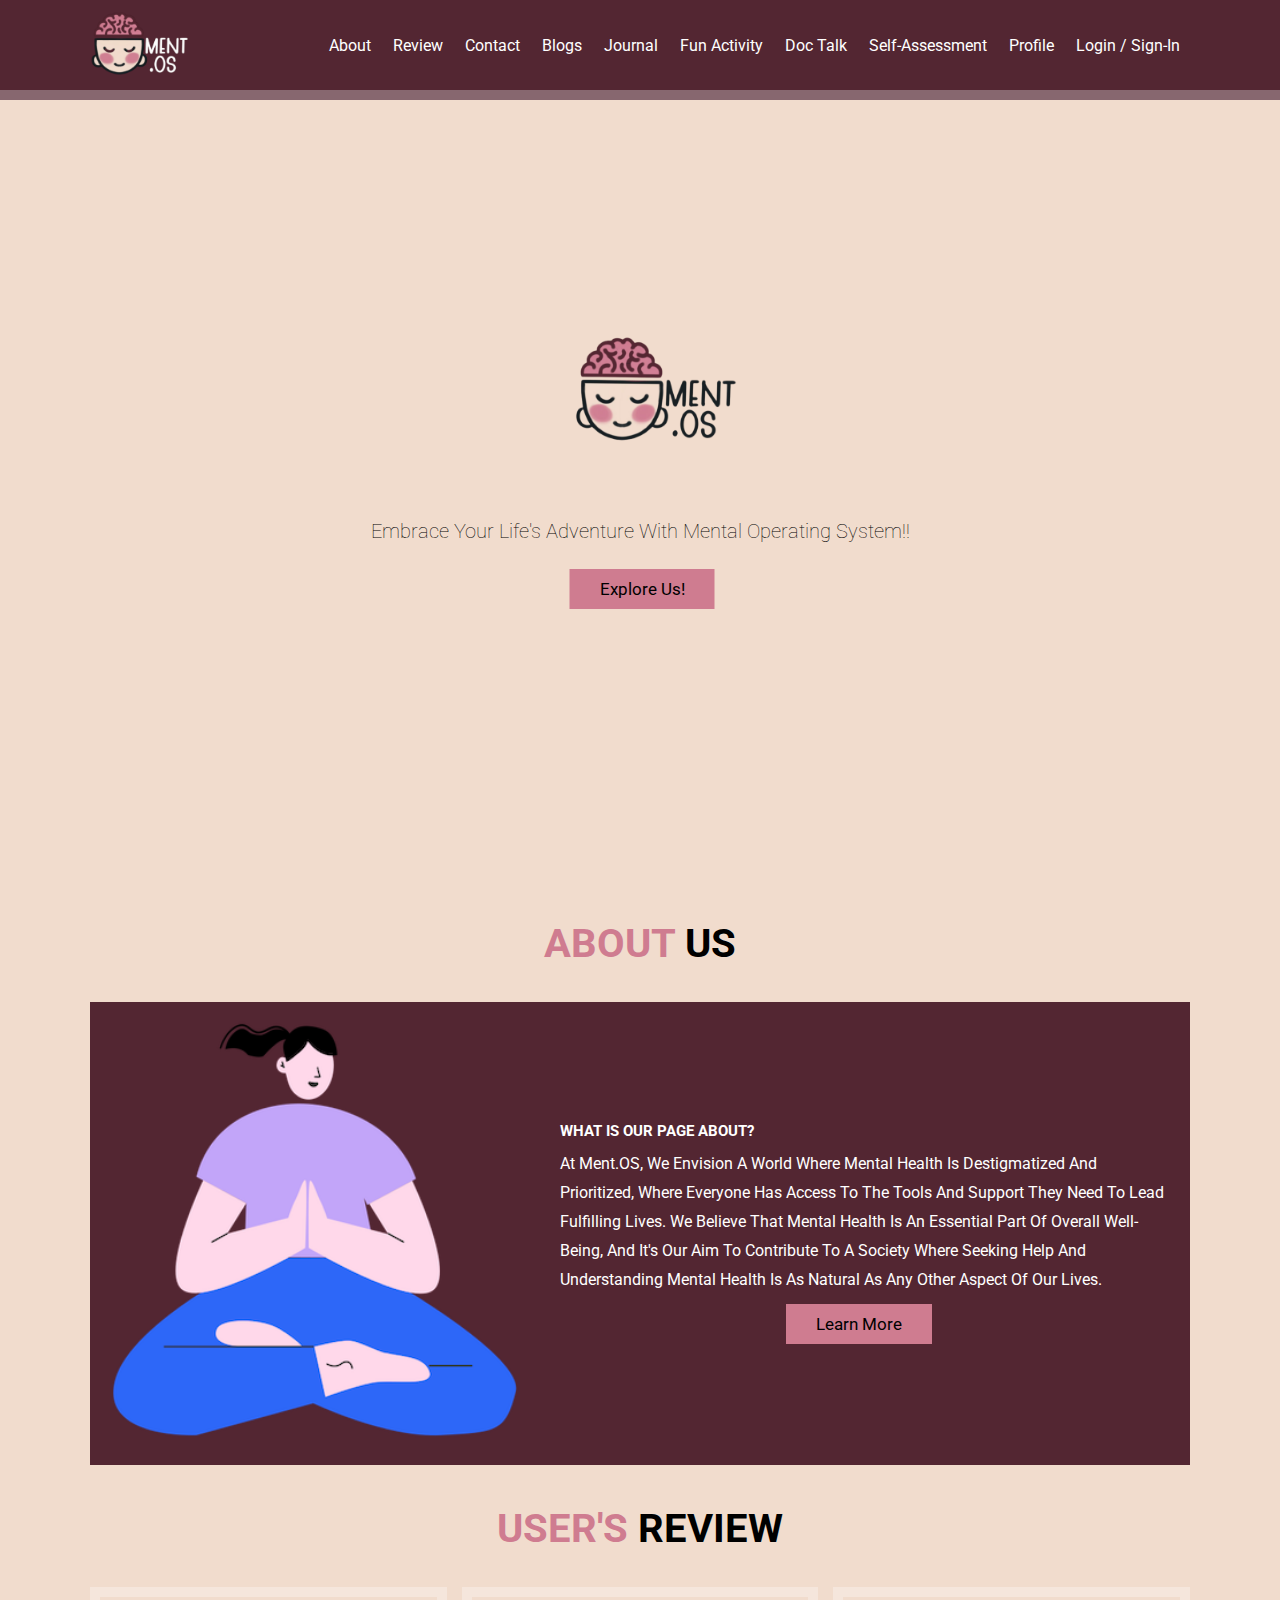
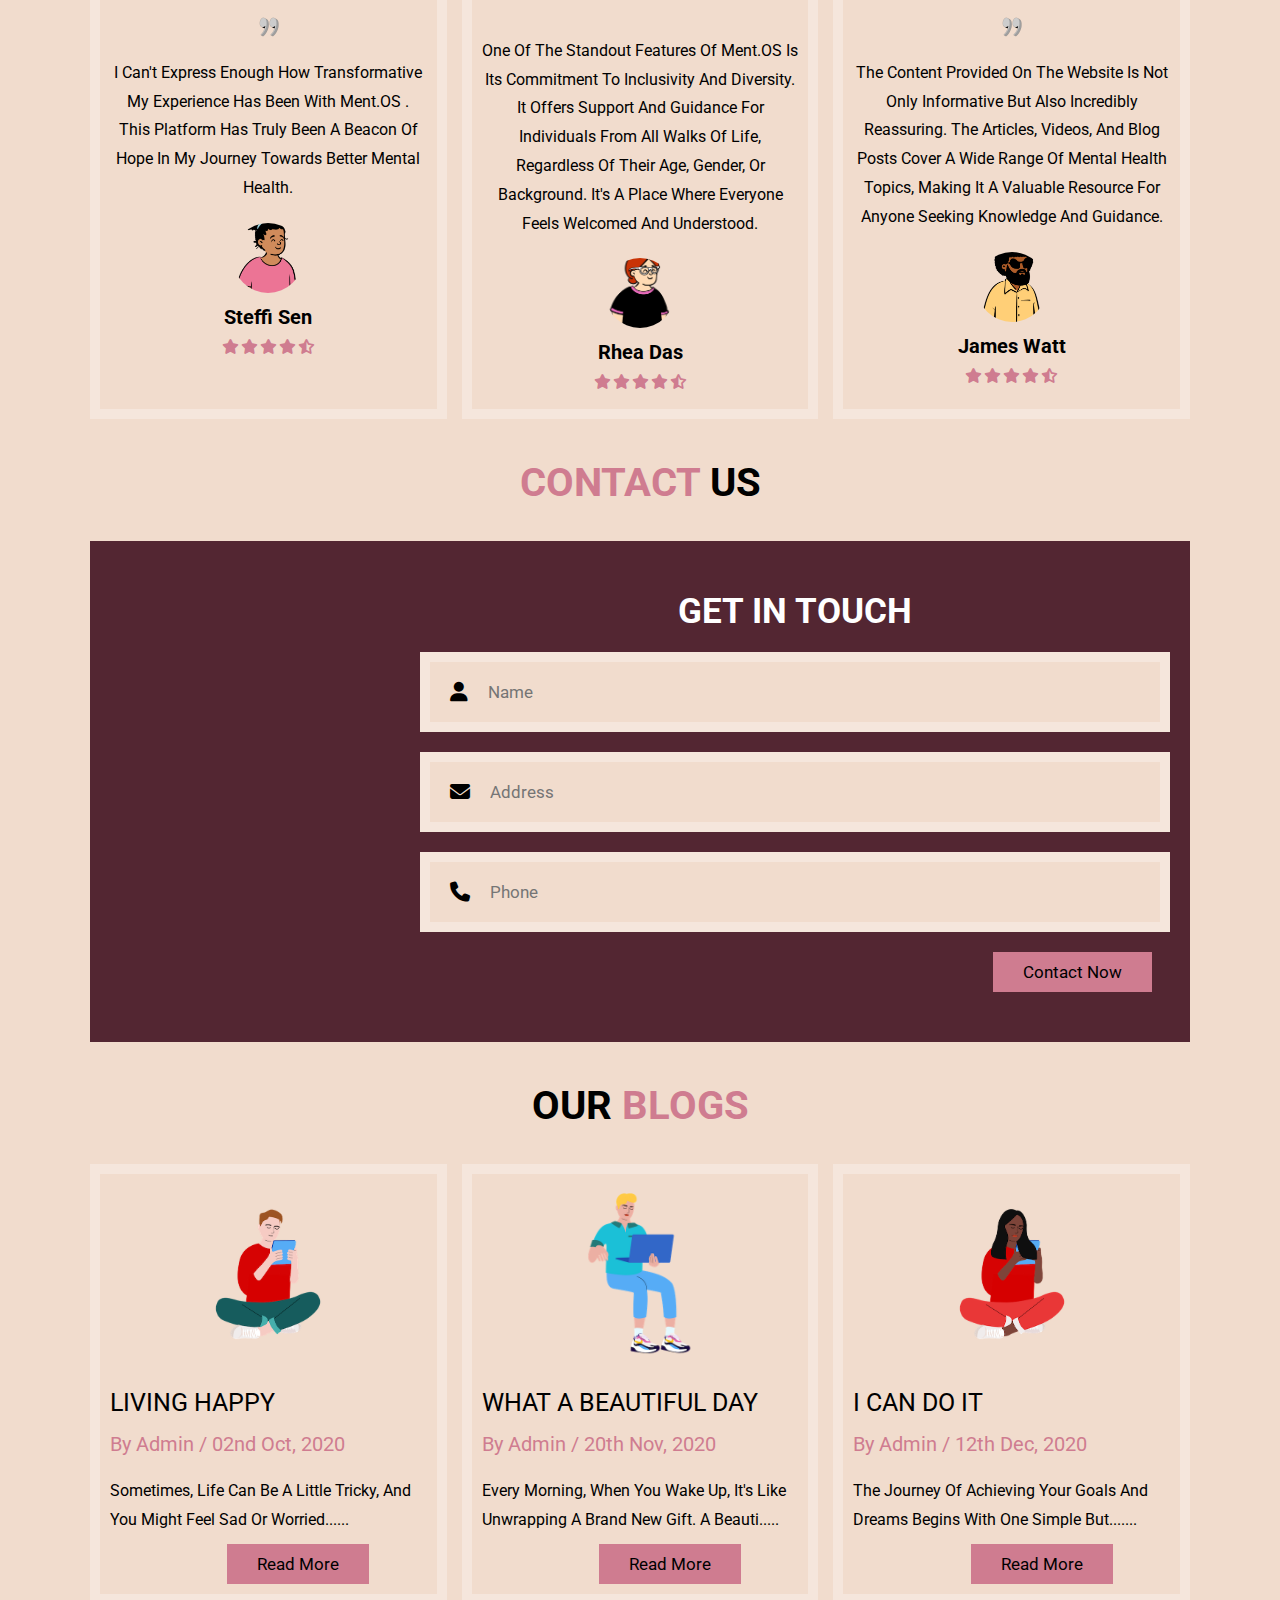
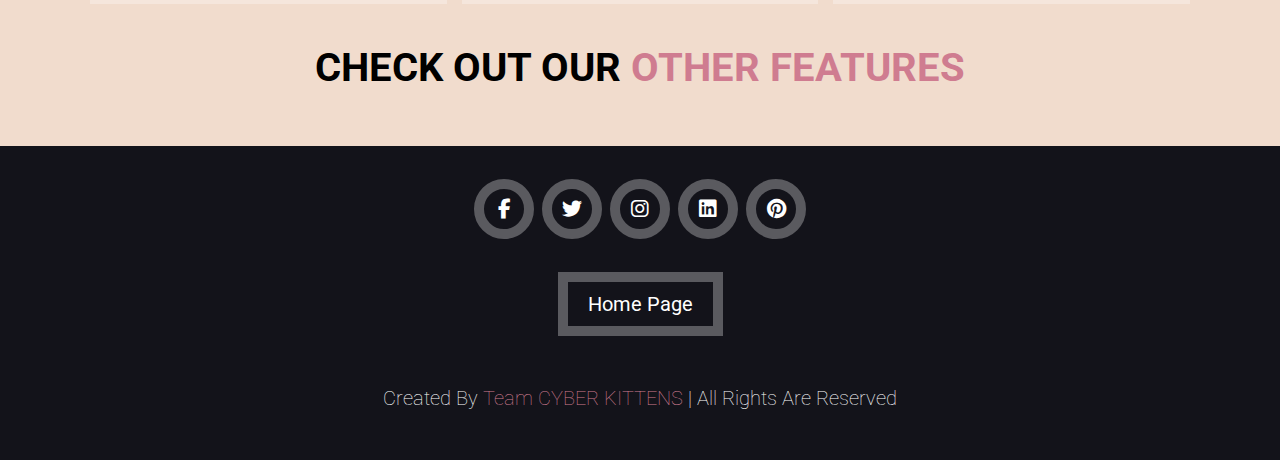
<file: mentos_sih2023/index.html>
<!DOCTYPE html>
<html lang="en">
    <head>
        <meta charset="UTF-8">
        <meta http-equiv="X-UA-Compatible" content="IE-edge">
        <meta name="viewport" content="width=device-width, initial-scale=1.0">
        <title>Home Page</title>
        <link rel="stylesheet" href="https://cdnjs.cloudflare.com/ajax/libs/font-awesome/6.4.2/css/all.min.css">
        <link rel="stylesheet" href="Final SIH\Css\Final Index.css">
    </head> 
    <body>
        <header class="header">
            <a href="index.html" class="logo">
                <img src="Final SIH\Images\4.png"alt="">
            </a>
           <nav class="navbar">
            <a href="#about">about</a> 
            <a href="#review">review</a> 
            <a href="#contact">contact</a> 
            <a href="#blogs">Blogs</a> 
            <a href="Final SIH\Html\Final Journal.html">Journal</a> 
            <a href="Final SIH\Html\Final Activitys.html">fun activity</a> 
            <a href="Final SIH\Html\Final Doc-Talk.html">doc talk</a> 
            <a href="Final SIH\Html\Final Survey.html">Self-Assessment</a>
            <a href="Final SIH\Html\Final profile.html">Profile</a>
            <a href="Final SIH\Html\Final Sign-up.html">Login / Sign-In</a>
           </nav>
        </header>
        <section class="home" id="home">
            <div class="content">
                <a href="index.html" class="logo">
                    <img src="Final SIH/Images/logohogaya.png"alt="">
                </a>
                <p>Embrace your life's adventure with Mental Operating System!!</p>
                <a href="#" class="btn">Explore Us!</a>
            </div>
        </section>

        <section class="about" id="about">
            <h1 class="heading"><span>ABOUT </span> US</h1>
            <div class="row">
                <div class="image">
                    <img src ="Final SIH/Images/meditate.png" alt="">
                </div>
                <div class="content">
                    <h2>WHAT IS OUR PAGE ABOUT?</h2>
                    <p>At Ment.OS, we envision a world where mental health is destigmatized and prioritized, where everyone has access to the tools and support they need to lead fulfilling lives. We believe that mental health is an essential part of overall well-being, and it's our aim to contribute to a society where seeking help and understanding mental health is as natural as any other aspect of our lives.</p>
                    <a href="#" class="btn">Learn More</a>
                </div>
            </div>
    
        </section>
        <section class="review" id="review">
            <h1 class="heading"><span>User's</span> Review</h1>
            <div class="box-container">
                <div class="box">
                    <img src="Final SIH/Images/trytrytrytry.png"alt="" class="qoutes">
                    <p> I can't express enough how transformative my experience has been with Ment.OS . This platform has truly been a beacon of hope in my journey towards better mental health.</p>
                    <img src="Final SIH/Images/review1.png" alt="" class="user">
                    <h3>Steffi Sen</h3>
                    <div class="stars">
                        <i class="fas fa-star"></i>
                        <i class="fas fa-star"></i>
                        <i class="fas fa-star"></i>
                        <i class="fas fa-star"></i>
                        <i class="fas fa-star-half-alt"></i>
                    </div>
                </div>
                <div class="box">
                    <p> One of the standout features of Ment.OS is its commitment to inclusivity and diversity. It offers support and guidance for individuals from all walks of life, regardless of their age, gender, or background. It's a place where everyone feels welcomed and understood.</p>
                    <img src="Final SIH/Images/review2.png" alt=""class="user">
                    <h3>Rhea Das</h3>
                    <div class="stars">
                        <i class="fas fa-star"></i>
                        <i class="fas fa-star"></i>
                        <i class="fas fa-star"></i>
                        <i class="fas fa-star"></i>
                        <i class="fas fa-star-half-alt"></i>
                    </div>
                </div>
                <div class="box">
                    <img src="Final SIH/Images/trytrytrytry.png"alt="" class="qoutes">
                    <p> The content provided on the website is not only informative but also incredibly reassuring. The articles, videos, and blog posts cover a wide range of mental health topics, making it a valuable resource for anyone seeking knowledge and guidance.</p>
                    <img src="Final SIH/Images/review3.png" alt=""class="user">
                    <h3>James Watt</h3>
                    <div class="stars">
                        <i class="fas fa-star"></i>
                        <i class="fas fa-star"></i>
                        <i class="fas fa-star"></i>
                        <i class="fas fa-star"></i>
                        <i class="fas fa-star-half-alt"></i>
                    </div>
                </div>
            </div>
        </section>
        <section class="contact" id="contact">
                    <h1 class="heading"><span>CONTACT </span> US</h1>
                    <div class="row">
                        <iframe src="https://www.google.com/maps/embed?pb=!1m18!1m12!1m3!1d30169.677074794537!2d72.80905460950864!3d19.054518471872772!2m3!1f0!2f0!3f0!3m2!1i1024!2i768!4f13.1!3m3!1m2!1s0x3be7c8e123f8d27b%3A0x437996b49a236a78!2sBandra%20West%2C%20Mumbai%2C%20Maharashtra!5e0!3m2!1sen!2sin!4v1694089305110!5m2!1sen!2sin" allowfullscreen="" loading="lazy"></iframe>
                        <form action="">
                            <h4>Get in Touch</h4>
                            <div class="inputBox">
                                <span class="fas fa-user"></span>
                                <input type="text" placeholder="Name">
                            </div>

                            <div class="inputBox">
                                <span class="fas fa-envelope"></span>
                                <input type="Address" placeholder="Address">
                            </div>

                            <div class="inputBox">
                                <span class="fas fa-phone"></span>
                                <input type="tel" placeholder="Phone">
                            </div>

                            <input type="submit" value="Contact Now" class="btn"></div>
                        </form>
                    </div>
        </section>

        <section class="blogs" id="blogs">
            <h1 class="heading">OUR <span> BLOGS</span></h1>
            <div class="box-container">
                <div class="box">
                    <div class="image">
                        <img src="Final SIH/Images/blog1.png" alt="">
                    </div>
                    <div class="content">
                        <a href="#" class="title">LIVING HAPPY</a>
                       <br><span> by admin / 02nd Oct, 2020</span><br>
                        <p>Sometimes, life can be a little tricky, and you might feel sad or worried......</p>
                        <a href="Final SIH/Html/Final Blogs.html" class="btn">Read More</a>
                    </div>
                </div>

                <div class="box">
                    <div class="image">
                        <img src="Final SIH/Images/blog2.png" alt="">
                    </div>
                    <div class="content">
                        <a href="#" class="title">WHAT A BEAUTIFUL DAY</a>
                        <br><span> By admin / 20th Nov, 2020</span><br>
                        <p>Every morning, when you wake up, it's like unwrapping a brand new gift. A beauti.....</p>
                        <a href="Final SIH/Html/Final Blogs.html" class="btn">Read More</a>
                    </div>
                </div>

                <div class="box">
                    <div class="image">
                        <img src="Final SIH/Images/blog3.png" alt="">
                    </div>
                    <div class="content">
                        <a href="#" class="title">I CAN DO IT</a>
                        <br><span> by admin / 12th Dec, 2020</span><br>
                        <p>The journey of achieving your goals and dreams begins with one simple but.......</p>
                        <a href="Final SIH/Html/Final Blogs.html" class="btn">Read More</a>
                    </div>
                </div>
            </div>
        </section>
        <section class="Fun Activity" class="Doc talk" class="Quiz time">
            <h1 class="heading">CHECK OUT OUR<span> OTHER FEATURES</span></h1>
            <div class></div>
        </section>

    <section class="footer">
        <div class="share">
            <a href="'#" class="fab fa-facebook-f"></a>
            <a href="'#" class="fab fa-twitter"></a>
            <a href="'#" class="fab fa-instagram"></a>
            <a href="'#" class="fab fa-linkedin"></a>
            <a href="'#" class="fab fa-pinterest"></a>
        </div>
        <div class="links">
            <a href="#">Home Page</a>
        </div>
    <div class="credit">created by <span>Team CYBER KITTENS </span> | all rights are reserved</div>
    </section>

    </body>

</html>
</file>
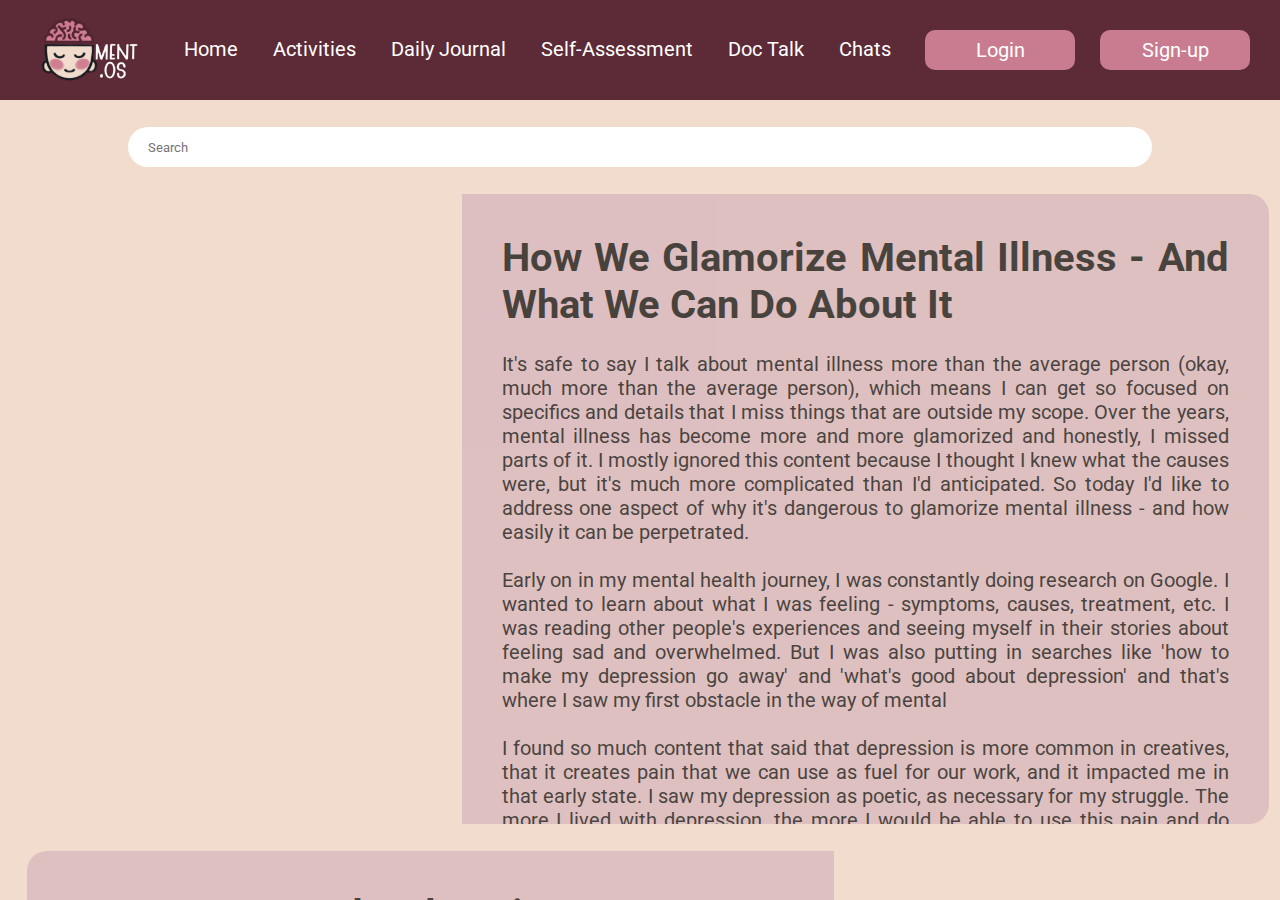
<file: mentos_sih2023/Final SIH/Html/Final Blogs.html>
<!DOCTYPE html>
<html lang="en">

<head>
    <meta charset="UTF-8">
    <meta name="viewport" content="width=device-width, initial-scale=1.0">
    <title>Blogs</title>
    <link rel="stylesheet" href="../Css/Final Blogs.css">
    <link href="https://fonts.googleapis.com/css2?family=Roboto+Condensed&family=Roboto:wght@300&display=swap" rel="stylesheet">
<body>
    <div class="main">
        <nav>
            <img width="100px" height="100px" src="../Images/Final Logo.png"  alt="logo" />
            <ul>
              <a href="../../index.html"><li>Home</li></a>
              <a href="Final Activitys.html"><li>Activities</li></a>
              <a href="Final Journal.html"><li>Daily Journal</li></a>
              <a href="Final Survey.html"><li>Self-Assessment</li></a>
              <a href="Final Doc-Talk.html"><li>Doc Talk</li></a>
              <a href="Final public-chat.html"><li>Chats</li></a>
            </ul>
            <div class="authbutton">
              <a href="Final Login.html"><button id="login">Login</button></a>
              <a href="Final Sign-up.html"><button id="signup">Sign-up</button></a>
            </div>
        </nav> 
        <div id="search">
            <input type="search" placeholder="Search">
        </div>
        <div class="cards">
            <div class="card">
                <div id="card1" class="imgs"></div>
                <div class="content">
                    <h1>How We Glamorize Mental Illness - And What We Can Do About It</h1>
                    <br>
                    <p>It's safe to say I talk about mental illness more than the average person (okay,
                        much more than the average person), which means I can get so focused on specifics and details
                        that I
                        miss things that are outside my scope. Over the years, mental illness has become more and more
                        glamorized and honestly, I missed parts of it. I mostly ignored this content because I thought I
                        knew what the causes were, but it's much more complicated than I'd anticipated. So today I'd
                        like to
                        address one aspect of why it's dangerous to glamorize mental illness - and how easily it can be
                        perpetrated.<br>
                        <br>
                        Early on in my mental health journey, I was constantly doing research on Google. I wanted to
                        learn
                        about what I was feeling - symptoms, causes, treatment, etc. I was reading other people's
                        experiences and seeing myself in their stories about feeling sad and overwhelmed. But I was also
                        putting in searches like 'how to make my depression go away' and 'what's good about depression'
                        and
                        that's where I saw my first obstacle in the way of mental <br>
                        <br>
                        I found so much content that said that depression is more common in creatives, that it creates
                        pain
                        that we can use as fuel for our work, and it impacted me in that early state. I saw my
                        depression as
                        poetic, as necessary for my struggle. The more I lived with depression, the more I would be able
                        to
                        use this pain and do something noteworthy. But let me be clear - I WAS SO DAMN WRONG. The
                        “tortured
                        genius” trope in media is toxic for people with mental health conditions, and has persisted for
                        years. Mental illness is often used as a footnote in someone's success story, e.g. “they
                        overcame
                        their struggle with X to become the Next Big Thing.” We treat mental illness as something to
                        overcome, or a game to win. That creates an attitude that makes people feel like they need to
                        'beat'
                        mental illness, but never to manage it.<br>
                        <br>
                        Unhealthy coping mechanisms and a reactionary approach to mental health are two other reasons
                        for
                        this continued glamorization. We all have some coping mechanisms that aren't the healthiest (I
                        include myself in that), but avoidance to connect those coping mechanisms with a possible
                        struggle
                        means that people are often struggling and will try to place the blame on anything but mental
                        illness. Our reactionary nature also means that we're discussing mental illness after the fact,
                        instead of having a more honest discussion about how we got there in the first place.<br>
                        <br>
                        Despite the incredible conversations I have with folks and an improved portrayal of mental
                        illness
                        in the media, I know millions of people in America see mental illness as a weakness. The only
                        upside
                        of this weakness, it seems, is that it can be the backstory for our success. But mental illness
                        isn't only reserved for the most successful and respected - remember, it doesn't discriminate!
                        That's why I don't say that I “struggle with depression.” I am not a tortured genius. I am not
                        here
                        to overcome depression or conquer anxiety (though maybe one day it won't be so debilitating!). I
                        live with mental illness, and I'm just doing the best I can. And you know what? That's more than
                        enough.
                    </p>
                </div>
            </div>
            <div class="card">
                <div class="content">
                    <h1>Our stress and relaxation responses: What you need to know</h1>
                    <br>
                    <p>Your stress response behaves badly and you've come to understand why. Great first step, but now
                        it's time to pull in the reins. And to do it you need to learn about your relaxation response.
                        Let's get busy…</p>
                    <br>
                    <p>We began a two-part series last week on our stress and relaxation responses.
                        Part one handled our stress response (fight/flight) and we'll wrap things up by digging into our
                        relaxation response.
                        As I said last week, most everything you're about to read comes from a great book written by
                        Gregg D. Jacobs, PhD, Say Good Night to Insomnia.
                        Here we go…</p>
                    <br>
                    <p>The discovery of the relaxation response
                        Prior to the 1960s, voluntary control over the autonomic nervous system (ANS) - in charge of our
                        respiration rate, heart rate, digestion, etc. - was thought impossible.
                        But later that same decade some significant discoveries in the world of biofeedback challenged
                        that notion. And scientists soon discovered control over the ANS could be achieved.
                        Seems the biofeedback outcomes were so impressive, scientists began studying other ANS-managing
                        mind/body techniques, such as meditation and relaxation.
                        Dr. Herbert Bnson
                        Dr. Jacobs' mentor, Dr. Herbert Benson, was one of the first scientists to conduct research on
                        biofeedback, meditation, and relaxation techniques.
                        After years of research, Benson was impressed by the fact that each of these techniques produced
                        the same physiological quieting response.
                        He called it the relaxation response.</p>
                    <br>
                    <p>
                        What is the relaxation response?
                        Benson proposed that the relaxation response (RR) is our body's inborn counter-balancing
                        mechanism to the stress response and can be used to offset its damaging effects.
                        It's crucial to keep in mind that the RR occurs automatically when it comes to physical
                        stressors; however, such is not the case with psychological stressors.
                        That means we have to learn to consciously initiate the RR to counter the effects of excessive
                        stress responses.
                        Is it any wonder that the RR is an effective intervention for all sorts of health concerns -
                        anxiety disorders, hypertension, chronic pain, GI issues, blood sugar stabilization, a
                        vulnerable immune system, insomnia, menopausal hot flashes, and more?
                        How to turn on the relaxation response
                        Dr. Benson could have left his work in the discovery process and it would have been “job well
                        done.” However, he went on to define the four elements necessary to elicit the RR…
                        A quiet place with eyes closed to minimize distractions
                        A comfortable position and muscular relaxation
                        A mental focusing device such as breathing, a word, or an image to shift the mind away from
                        distracting thoughts
                        Passive disregard of everyday thoughts
                        So with that foundation, according to Benson and Jacobs, here's what it takes to turn on the RR…
                        Relax the muscles throughout your body: Lying down or sitting comfortably, close your eyes and
                        feel relaxation gradually spreading. What you're looking for are feelings such as warmth,
                        heaviness, tingling, floating - or nothing.
                        Establish a relaxed and abdominal breathing pattern.
                        Direct your attention from everyday thoughts by using a mental focusing device that's neutral
                        and repetitive. Jacobs suggests words such as one, relax, peace, heavy. For many, it's helpful
                        to repeat the word silently with each exhaled breath. The mental focusing device can also be a
                        visual image - a vacation spot, floating on a cloud, or a place of your creation.
                        Have you ever done it? Do you hurt badly enough to give it a try?</p>
                </div>
                <div id="card2" class="imgs"></div>
            </div>
            <div class="card">
                <div id="card3" class="imgs"></div>
                <div class="content">Lorem ipsum dolor sit amet consectetur adipisicing elit. Ab sint rem perferendis
                    reiciendis, odit repellat, autem distinctio placeat qui incidunt eveniet voluptatum similique,
                    accusamus aperiam dolorum id atque quo nulla doloribus impedit dignissimos eligendi! Odio laboriosam
                    ut dolores rem cum accusamus commodi? Impedit eius sapiente nemo quas, sit illo commodi tempore
                    consectetur enim repellat repellendus ipsa soluta excepturi exercitationem placeat cupiditate eum
                    fuga aperiam accusantium nostrum, saepe inventore minus facilis. Facilis placeat ipsa fugiat eum?
                    Quis, repellat? Consequatur reprehenderit adipisci officiis sequi, quia nesciunt explicabo
                    perferendis omnis nemo velit voluptatibus nihil iste, cum nisi. Quis veniam neque dolorem pariatur
                    alias.</div>
            </div>
            <div class="card">
                <div class="content">
                    Lorem ipsum dolor sit amet consectetur adipisicing elit. Ex reiciendis, beatae exercitationem
                    aspernatur assumenda, ipsum illum velit itaque impedit laborum doloremque ullam blanditiis nesciunt
                    harum tempora optio facere, dolore nobis veritatis? Laudantium, maxime iste, magnam consequuntur
                    possimus voluptatem omnis, corporis deleniti numquam at delectus velit cupiditate. Quaerat, impedit
                    placeat in officia tenetur quod harum omnis voluptas suscipit fugiat minima aliquam voluptates
                    dignissimos aperiam laudantium vitae quibusdam eum ipsa fugit numquam consectetur laboriosam? Iure
                    placeat modi incidunt quas culpa aut! Ducimus quisquam illo consequuntur neque laudantium saepe amet
                    maxime obcaecati blanditiis eveniet reprehenderit inventore magni, ex quod labore nisi minus odit.
                </div>
                <div id="card4" class="imgs"></div>
            </div>
        </div>

    </div>

</body>

</html>
</file>
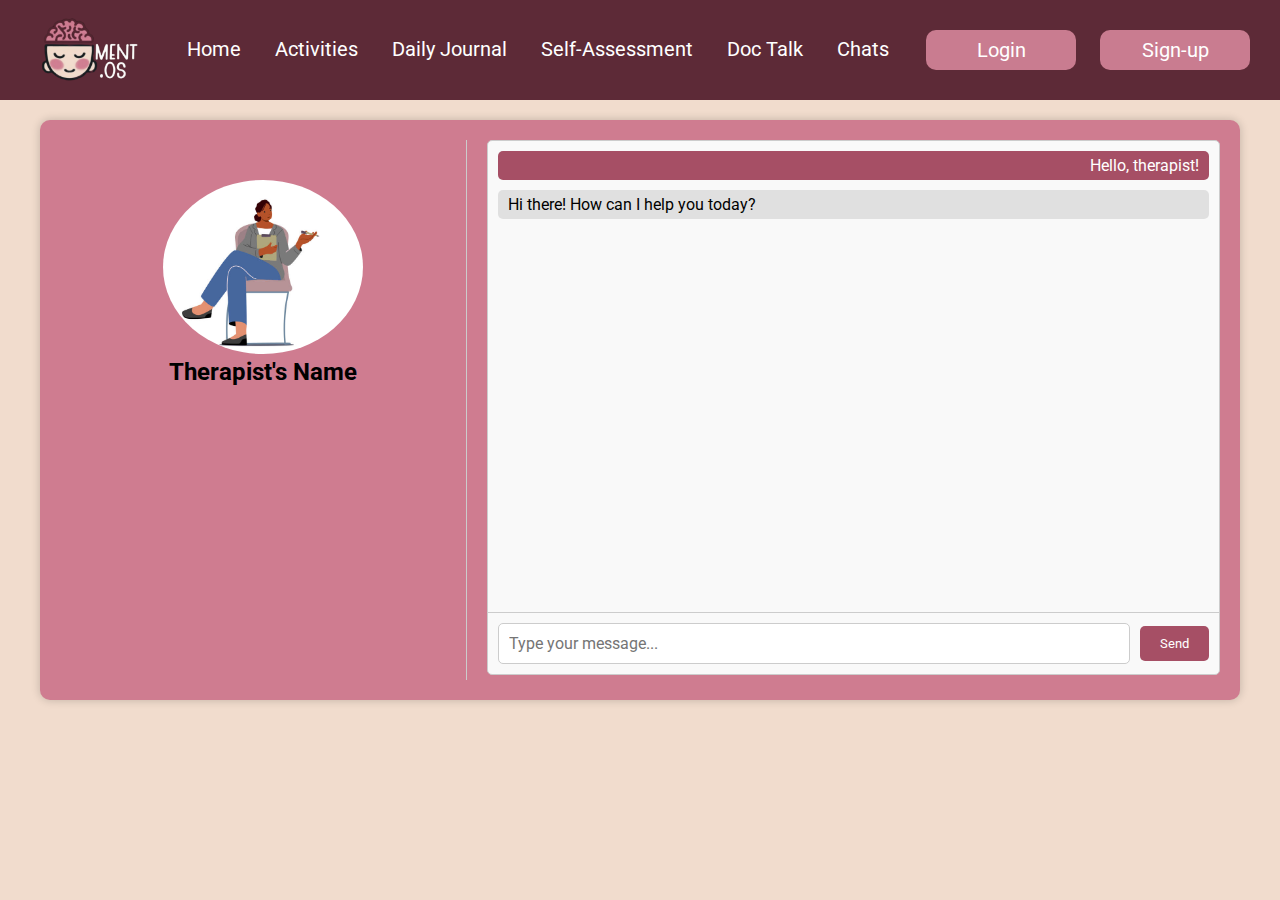
<file: mentos_sih2023/Final SIH/Html/Final Doc-Talk.html>
<!DOCTYPE html>
<html lang="en">
<head>
    <meta charset="UTF-8">
    <meta name="viewport" content="width=device-width, initial-scale=1.0">
    <link rel="stylesheet" href="../Css/Final Doc-Talk.css">
    <title>Chat with Therapist</title>
</head>
<body>
    <!-- Dummy Navigation Bar -->
    <nav>
        <img width="100px" height="100px" src="../Images/Final Logo.png"  alt="logo" />
        <ul>
          <a href="../../index.html"><li>Home</li></a>
          <a href="Final Activitys.html"><li>Activities</li></a>
          <a href="Final Journal.html"><li>Daily Journal</li></a>
          <a href="Final Survey.html"><li>Self-Assessment</li></a>
          <a href="Final Doc-Talk.html"><li>Doc Talk</li></a>
          <a href="Final public-chat.html"><li>Chats</li></a>
        </ul>
        <div class="authbutton">
          <a href="Final Login.html"><button id="login">Login</button></a>
          <a href="Final Sign-up.html"><button id="signup">Sign-up</button></a>
        </div>
    </nav>

    <div class="container">
        <div class="therapist-profile">
            <div class="therapist-info">
                <img src="../Images/therapist.jpg" alt="Therapist's Image" aria-label="Therapist's Image">
                <h2>Therapist's Name</h2>
            </div>
        </div>
        <div class="chat-section">
            <div class="chat-container">
                <div class="chat-messages">
                    <!-- Chat messages will be displayed here -->
                </div>
                <div class="chat-input">
                    <input type="text" id="message-input" placeholder="Type your message..." aria-label="Type your message">
                    <button id="send-button">Send</button>
                </div>
            </div>
        </div>
    </div>

    <script src="../Javascript/Final Doc-Talk.js"></script>
</body>
</html>
</file>
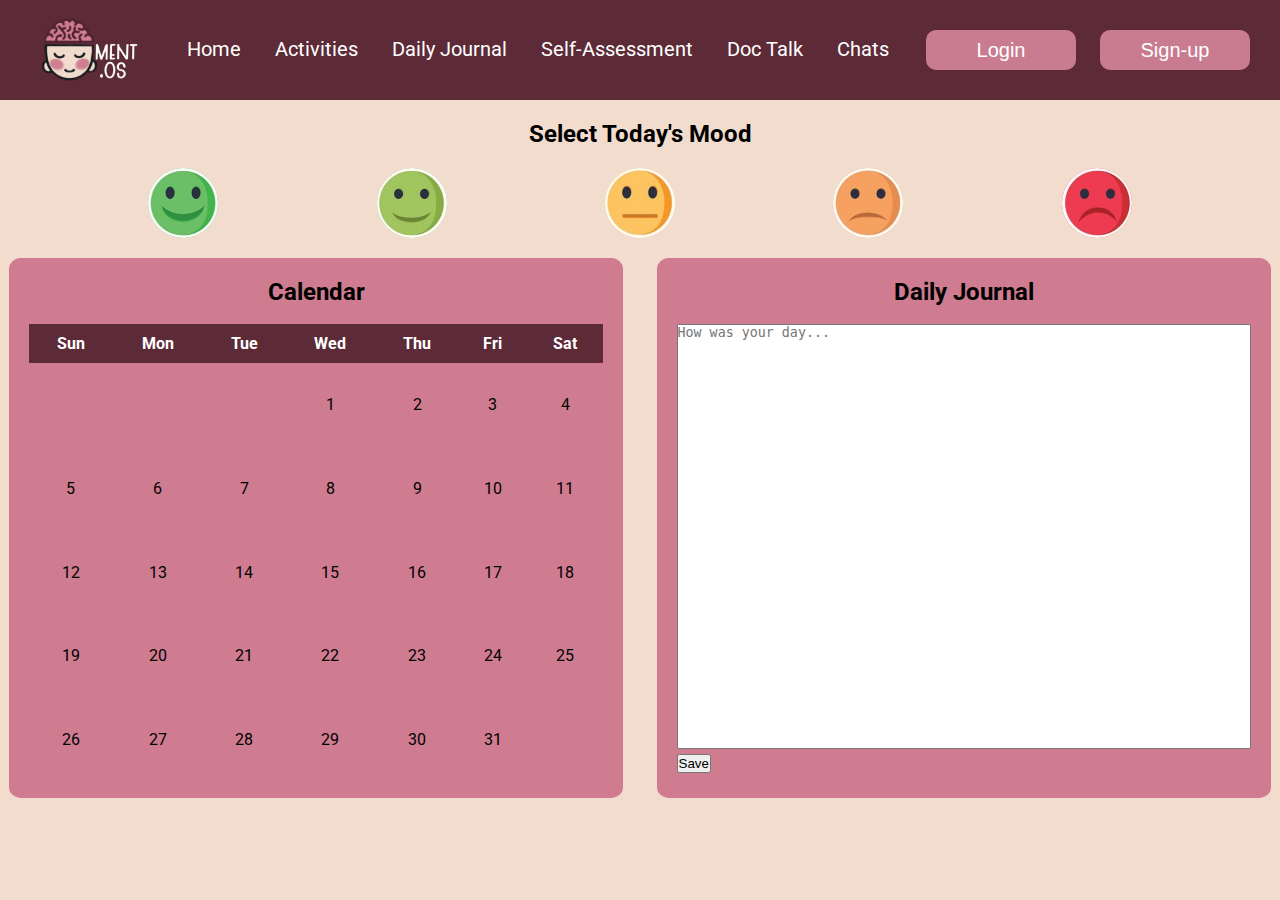
<file: mentos_sih2023/Final SIH/Html/Final Journal.html>
<!DOCTYPE html>
<html lang="en">
<head>
    <meta charset="UTF-8">
    <meta name="viewport" content="width=device-width, initial-scale=1.0">
    <title>Daily Journal</title>
    <link rel="stylesheet" href="../Css/Final Journal.css">
</head>
<body>
    <header>
        <!-- Navigation bar -->
        <nav>
            <img width="100px" height="100px" src="../Images/Final Logo.png"  alt="logo" />
            <ul>
              <a href="../../index.html"><li>Home</li></a>
              <a href="Final Activitys.html"><li>Activities</li></a>
              <a href="Final Journal.html"><li>Daily Journal</li></a>
              <a href="Final Survey.html"><li>Self-Assessment</li></a>
              <a href="Final Doc-Talk.html"><li>Doc Talk</li></a>
              <a href="Final public-chat.html"><li>Chats</li></a>
            </ul>
            <div class="authbutton">
              <a href="Final Login.html"><button id="login">Login</button></a>
              <a href="Final Sign-up.html"><button id="signup">Sign-up</button></a>
            </div>
        </nav>
    </header>

    <div class="mood">
        <h2 class="moodText">Select Today's Mood</h2>
        <!-- Mood selection buttons -->
        <div class="mood-buttons">
            <div class="mood-button" style="background-color: #6abe67;"><img class="imgMood" src="../Images/moodVeryHappy.jpg" alt="Very Happy"></div> <!-- Very Happy -->
            <div class="mood-button" style="background-color: #a0c75f;"><img class="imgMood" src="../Images/moodHappy.jpg" alt="Happy"></div> <!-- Happy -->
            <div class="mood-button" style="background-color: #fec560;"><img class="imgMood" src="../Images/moodNeutral.jpg" alt="Neutral"></div> <!-- Neutral -->
            <div class="mood-button" style="background-color: #f4a25a;"><img class="imgMood" src="../Images/moodSad.jpg" alt="Sad"></div> <!-- Sad -->
            <div class="mood-button" style="background-color: #ed3b51;"><img class="imgMood" src="../Images/moodVerySad.jpg" alt="VerySad"></div> <!-- Very Sad -->
        </div>
    </div>

    <div class="calendar-and-journal">
        <div class="calendar">
            <h2 class="CaJ">Calendar</h2>
            <!-- Calendar will be dynamically generated here -->
        </div>

        <div class="journal">
            <!-- Journal -->
            <h2 class="CaJ">Daily Journal</h2>
            <textarea id="journal-text" rows="10" cols="40" placeholder="How was your day..."></textarea>
            <br>
            <button onclick="saveJournal()">Save</button>
        </div>
    </div>

    <script src="../Javascript/Final Journal.js"></script>
</body>
</html>
</file>
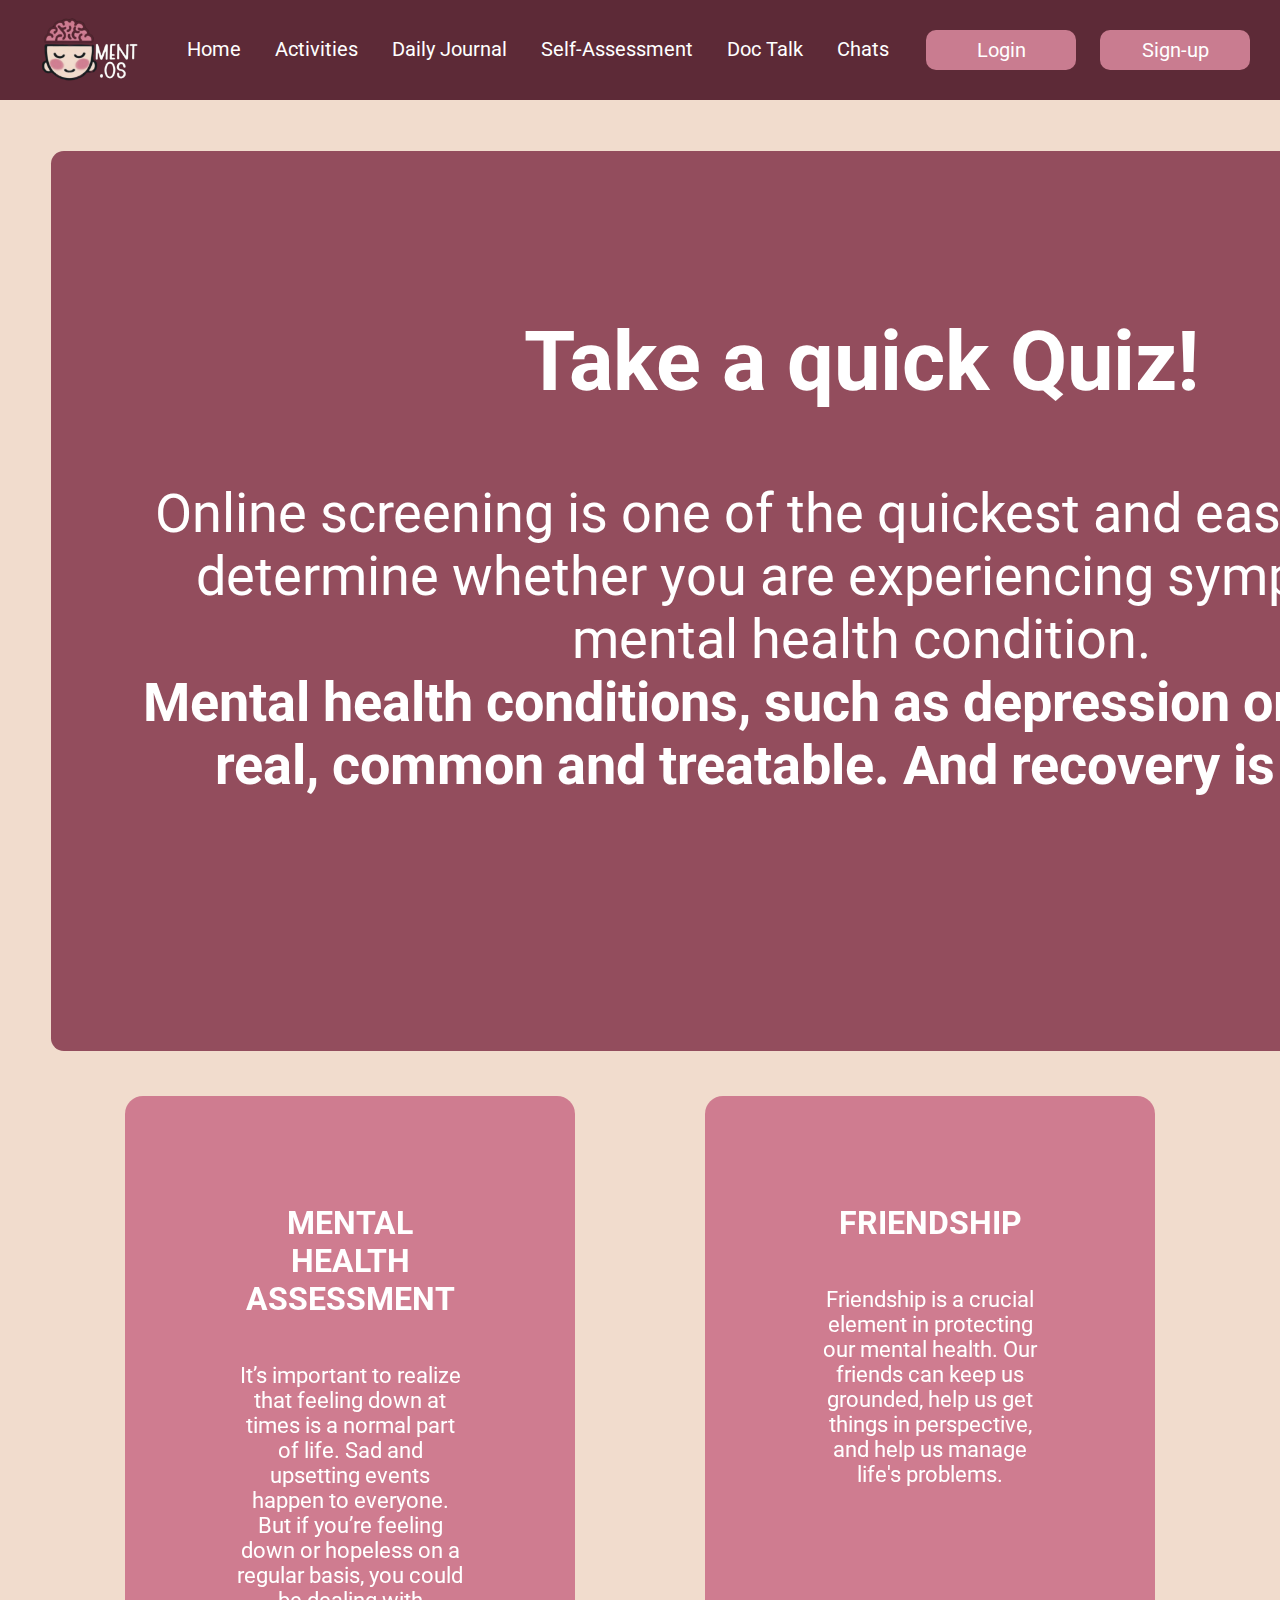
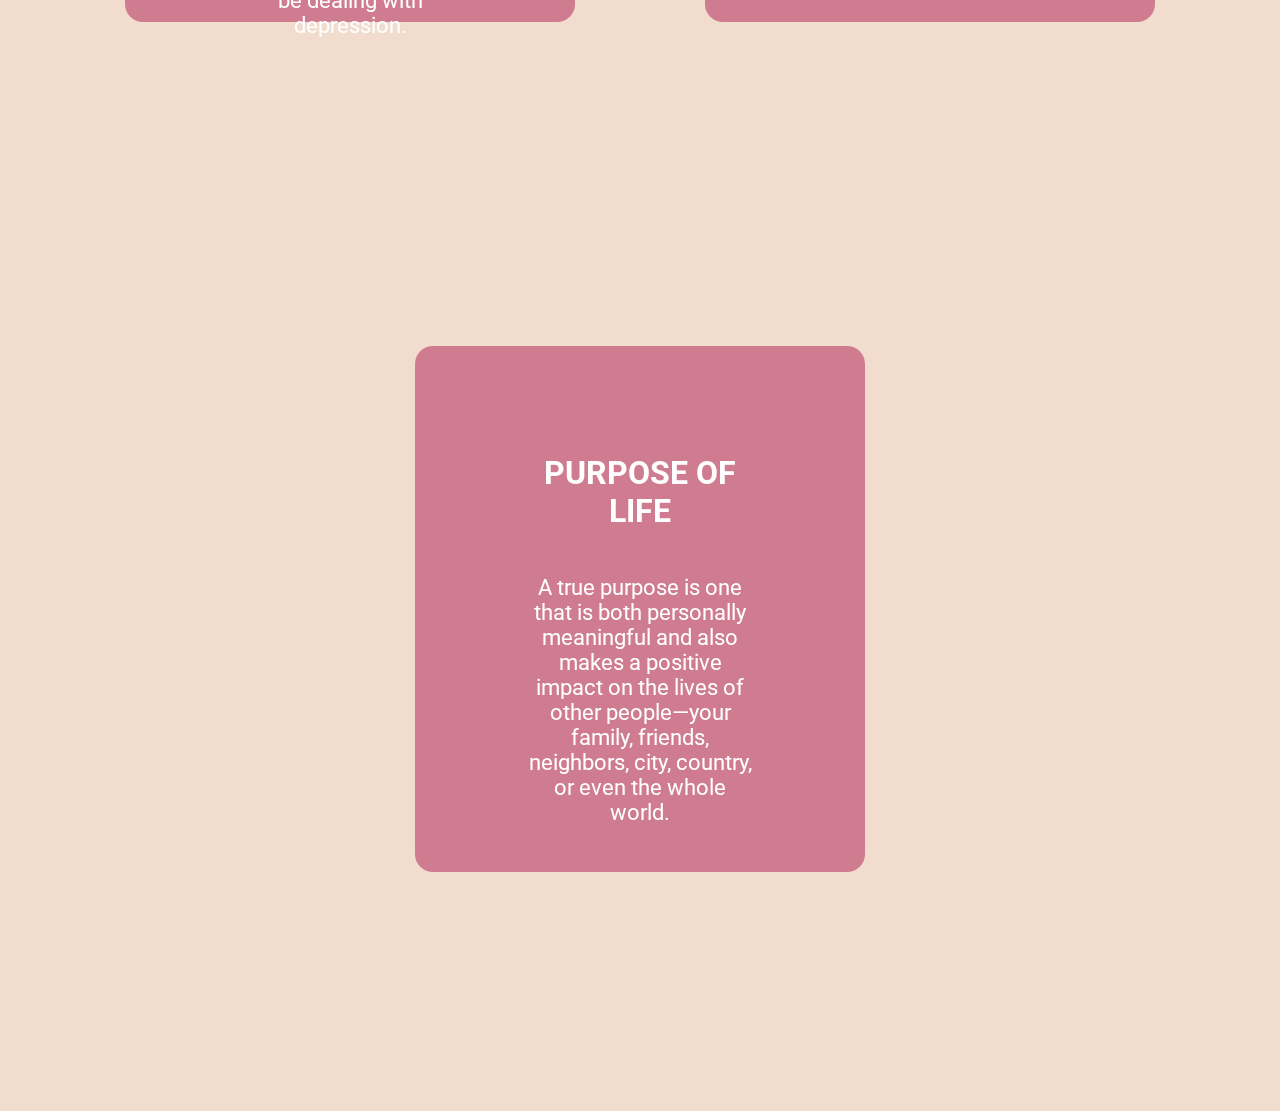
<file: mentos_sih2023/Final SIH/Html/Final Land.html>
<!DOCTYPE html>
<html lang="en">
<head>
    <meta charset="UTF-8">
    <meta http-equiv="X-UA-Compatible" content="IE=edge">
    <meta name="viewport" content="width=device-width, initial-scale=1.0">
    <title>quizz</title>
    <link rel="stylesheet" href="../Css/Final Land.css">
    
</head>

<body>
  <nav>
    <img width="100px" height="100px" src="../Images/Final Logo.png"  alt="logo" />
    <ul>
      <a href="../../index.html"><li>Home</li></a>
      <a href="Final Activitys.html"><li>Activities</li></a>
      <a href="Final Journal.html"><li>Daily Journal</li></a>
      <a href="Final Survey.html"><li>Self-Assessment</li></a>
      <a href="Final Doc-Talk.html"><li>Doc Talk</li></a>
      <a href="Final public-chat.html"><li>Chats</li></a>
    </ul>
    <div class="authbutton">
      <a href="Final Login.html"><button id="login">Login</button></a>
      <a href="Final Sign-up.html"><button id="signup">Sign-up</button></a>
    </div>
</nav>
    <div id="container">
     <h1 id="inner">Take a quick Quiz!</h1>
     <p>Online screening is one of the quickest and easiest ways to determine whether you are experiencing symptoms of a mental health condition.</p>
    <strong>
      <p>Mental health conditions, such as depression or anxiety, are real, common and treatable. And recovery is possible.</p>
    </strong>
    </div>

   
    <div class="align">
        <div class="card-container">  
          <div class="card-vertical">
            <div class="card-front">
              <article class="card-front-content">
                <h2>MENTAL HEALTH ASSESSMENT </h2>
                    <p>It’s important to realize that feeling down at times is a normal part of life. Sad and upsetting events happen to everyone. But if you’re feeling down or hopeless on a regular basis, you could be dealing with depression.</p>
              <article>
            </div>
            <div class="card-back">
              <article class="card-back-content">
                <a href="Final Quiz.html">MENTAL HEALTH ASSESSMENT </a>
            
               <article>
            </div>
          </div>
        </div>
        <div class="card-container">
            <div class="card-vertical">
                <div class="card-front"> 
                  <article class="card-front-content">
                    <h2>FRIENDSHIP</h2>
                    <p>Friendship is a crucial element in protecting our mental health. Our friends can keep us grounded, help us get things in perspective, and help us manage life's problems.</p>    
                   
                  <article>
                </div>
                <div class="card-back">
                  <article class="card-back-content">
                    <a href="Final Quiz 1.html">Friendship test</a>
                
                 <article>
                </div>
            </div>
        </div>
        <div class="card-container">
          <div class="card-vertical">
              <div class="card-front"> 
                <article class="card-front-content">
                  <h2>PURPOSE OF LIFE</h2>
                  <p>A true purpose is one that is both personally meaningful and also makes a positive impact on the lives of other people—your family, friends, neighbors, city, country, or even the whole world.</p>    
                 
                <article>
              </div>
              <div class="card-back">
                <article class="card-back-content">
                  <a href="#">Purpose of Life test</a>
              
               <article>
              </div>
          </div>
      </div>
        

</div>

</body>
</file>
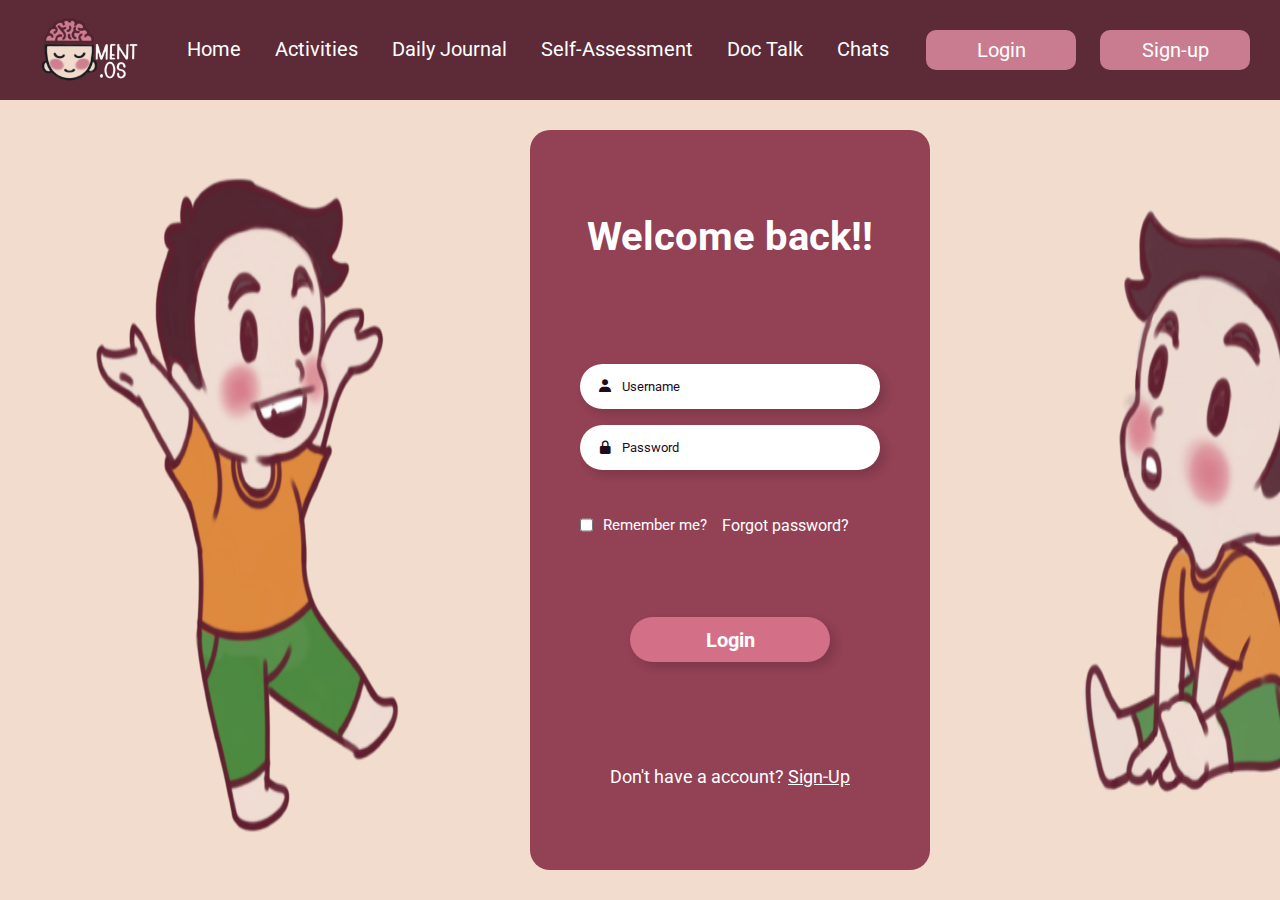
<file: mentos_sih2023/Final SIH/Html/Final Login.html>
<!DOCTYPE html>
<html>
    <head>
        <meta charset="utf-8">
        <meta http-equiv="X-UA-Compatible" content="IE=edge">
        <meta name="viewpoit" content="width=device-width, initial-scale=1">
        <title>login </title>
        <!---css--->
        <link rel="stylesheet"  href="../Css/Final Login.css">
        <!---icons-->
        <link href='https://unpkg.com/boxicons@2.1.4/css/boxicons.min.css' rel='stylesheet'>
        <!--font-->
        <link rel="preconnect" href="https://fonts.googleapis.com">
        <link rel="preconnect" href="https://fonts.gstatic.com" crossorigin>
        <link href="https://fonts.googleapis.com/css2?family=Alegreya&family=Roboto:wght@300&display=swap" rel="stylesheet">
    </head>

    <body>
        <nav>
            <img width="100px" height="100px" src="../Images/Final Logo.png"  alt="logo" />
            <ul>
              <a href="../../index.html"><li>Home</li></a>
              <a href="Final Activitys.html"><li>Activities</li></a>
              <a href="Final Journal.html"><li>Daily Journal</li></a>
              <a href="Final Survey.html"><li>Self-Assessment</li></a>
              <a href="Final Doc-Talk.html"><li>Doc Talk</li></a>
              <a href="Final public-chat.html"><li>Chats</li></a>
            </ul>
            <div class="authbutton">
              <a href="Final Login.html"><button id="login">Login</button></a>
              <a href="Final Sign-up.html"><button id="signup">Sign-up</button></a>
            </div>
        </nav>
        <div class="final">
      <img src="../Images/Mascot Standing.png" alt="" class="mascot-img">
        <form>
        <div>
        </div>
        <div class="log-box">
            <div class="container">
                <div class="top-header">
                    <header>Welcome back!!</header>
                </div>
                <div class="allinputs">
                <div class="inputf">
                    <input type="text" class="input" placeholder="Username" required>
                    <i class="bx bxs-user"></i>
                </div>
                <div class="inputf">
                    <input type="password" class="input" placeholder="Password" required>
                    <i class="bx bxs-lock-alt"></i>
                </div>
                <div class="bottom">
                    <div class="left">
                            <input type="checkbox"  id="check">
                            <label for="check" class="rm"><span class="rm">Remember me?</span></label>
                    </div>
                    <div class="right"><label><a href="#">Forgot password?</a></label></div>
                    
                </div>
            </div>
                    <a href="Final index.html"><input type="submit" class="submit" value="Login"></a>
                    
                <div class="Sign-in" >
                    <span><p>Don't have a account? <a href="Final Sign-up.html" class="signin-navigator">Sign-Up</a></span></p>
                </div>
            </div>
        </div>
    </form>
    <img src="../Images/Mascot Sitting.png" alt="" class="mascot-img2">
</div>
    </body>
</html>
</file>
<file: mentos_sih2023/Final SIH/Css/Final Blogs.css>
@import url('https://fonts.googleapis.com/css2?family=Roboto:wght@100;300;400;500;700&display=swap'); 

*{
    padding: 0;
    margin: 0;
    box-sizing: border-box;
    font-family: 'Roboto',sans-serif;
   
}
   

html, body{
    height:100%;
    width:100%;
    font-size: 20px;
    overflow-x: hidden;
}

.main{
    /*background-image: url("https://i.pinimg.com/1200x/2a/1a/91/2a1a91d417c99110d88a9da04c8e11b0.jpg");*/
    
    background-color: #f1dccd ;
    margin: 0;
    width: 100%;
    height: 100%;
    display: flex;
    flex-direction: column;
    align-items: center;
    overflow-y: scroll;
}
/* Navigation */
nav img{
    margin: 0 20px;
}
nav {
    width: 100vw;
    height: 100px;
    background-color: rgb(93, 42, 55);
    display: flex;
    justify-content: space-between;
    align-items: center;
    padding: 0px 20px;
    text-align: center;
    color: white;
  }

  nav ul li{
    list-style: none;
    display: inline-block;
    padding: 15px;
    font-size: 20px;
    cursor: pointer;
    
  }
  nav ul li::after{
    content: '';
    background-color:  rgb(201,124,144);
    
    height: 3px;
    width: 0;
    display: block;
    margin: auto;
  }
  nav ul li:hover::after{
   transition: 0.5s ease-in-out;
    width: 100%;
  }
  .authbutton button{
    width: 150px;
    height: 40px;
    margin: 0px 10px;
    border-radius: 10px;
    border: none;
    background-color: rgb(201,124,144);
    
    font-size: 20px;
    cursor: pointer;
    transition: 0.5s;
    color: white;
  }
  .authbutton button:hover{
    background-color: #f1dccd;
    scale: 1.1;
    color: black;
  }


input{
    width: 80vw;
    border-radius: 30px;
    margin-top: 3vh;
    height: 30px;
    border: none;
    padding: 20px;
    position:static;
}


.cards{
    height: 100%;
    width: 100%;
}

.card{
    width: 97%;
    height: 70%;
    margin: 3vh;
    display: flex;
    flex-wrap: wrap;
    overflow:auto;
    border-radius: 20px;
    padding: 0;
    opacity: 70%;
}

.card:hover{
    opacity: 100%;
    box-shadow: 2px 2px 15px black;
}

.imgs{
    width: 35%;
    height: 100%;
}

.content{
    width: 65%;
    height: 100%;
    display: flex;
    flex-direction: column;
    overflow-y: scroll;
    padding: 40px;
    text-align: justify;
    background-color: rgb(214, 179, 188);

}

#card1{
    background-image: url("https://images.unsplash.com/photo-1637249677559-448632c4f6be?ixlib=rb-4.0.3&ixid=M3wxMjA3fDB8MHxwaG90by1wYWdlfHx8fGVufDB8fHx8fA%3D%3D&auto=format&fit=crop&w=2070&q=80");
    background-size: cover;
}

#card2{
    background-image: url("https://chipur.com/wp-content/uploads/2023/07/Stress-Relaxation-Man.jpg");
    background-size: cover;
}

#card3{
    background-image: url("https://images.unsplash.com/photo-1604881991720-f91add269bed?ixlib=rb-4.0.3&ixid=M3wxMjA3fDB8MHxwaG90by1wYWdlfHx8fGVufDB8fHx8fA%3D%3D&auto=format&fit=crop&w=1887&q=80");
    background-size: cover;
}

#card4{
    background-image: url("https://images.unsplash.com/photo-1579208575657-c595a05383b7?ixlib=rb-4.0.3&ixid=M3wxMjA3fDB8MHxwaG90by1wYWdlfHx8fGVufDB8fHx8fA%3D%3D&auto=format&fit=crop&w=2070&q=80");
    background-size: cover;
}

body{
    font-family: 'Roboto Condensed', sans-serif;
}

a{
    color: inherit;
}
</file>
<file: mentos_sih2023/Final SIH/Css/Final Doc-Talk.css>
@import url('https://fonts.googleapis.com/css2?family=Roboto:wght@100;300;400;500;700&display=swap'); 

*{
    margin: 0;
    padding: 0;
    box-sizing: border-box;
    font-family: 'Roboto',sans-serif;
}
a{
    color: inherit;
}
body {
    font-family: Arial, sans-serif;
    margin: 0;
    padding: 0;
    background-color: #f1dccd;
}

/* Navbar */
nav img{
    margin: 0 20px;
}
nav {
    width: 100vw;
    height: 100px;
    background-color: rgb(93, 42, 55);
    display: flex;
    justify-content: space-between;
    align-items: center;
    padding: 0px 20px;
    text-align: center;
    color: white;
  }

  nav ul li{
    list-style: none;
    display: inline-block;
    padding: 15px;
    font-size: 20px;
    cursor: pointer;
    
  }
  nav ul li::after{
    content: '';
    background-color:  rgb(201,124,144);
    
    height: 3px;
    width: 0;
    display: block;
    margin: auto;
  }
  nav ul li:hover::after{
   transition: 0.5s ease-in-out;
    width: 100%;
  }
  .authbutton button{
    width: 150px;
    height: 40px;
    margin: 0px 10px;
    border-radius: 10px;
    border: none;
    background-color: rgb(201,124,144);
    
    font-size: 20px;
    cursor: pointer;
    transition: 0.5s;
    color: white;
  }
  .authbutton button:hover{
    background-color: #f1dccd;
    scale: 1.1;
    color: black;
  }

/*Main content*/
.container {
    max-width: 1200px;
    height: 580px;
    margin: 20px auto;
    padding: 20px;
    background-color: #fff;
    box-shadow: 0 0 10px rgba(0, 0, 0, 0.2);
    border-radius: 10px;
    display: flex;
    background-color: rgba(207,124,144);
}

.therapist-profile {
    flex: 1;
    padding: 20px;
    border-right: 1px solid #ccc;
}

.therapist-info {
    text-align: center;
    padding: 20px;
}

.therapist-info img {
    max-width: 200px;
    border-radius: 50%;
}

.chat-section {
    flex: 2;
    padding-left: 20px;
}

.chat-container {
    height: 535px;
    border: 1px solid #ccc;
    border-radius: 5px;
    background-color: #f9f9f9;
    display: flex;
    flex-direction: column;
}

.chat-messages {
    flex: 1;
    overflow-y: auto;
    padding: 10px;
}

.chat-messages .message {
    margin-bottom: 10px;
    padding: 5px 10px;
    border-radius: 5px;
}

.chat-messages .user {
    background-color: #a64f65;
    color: #fff;
    text-align: right;
}

.chat-messages .therapist {
    background-color: #e0e0e0;
    text-align: left;
}

.chat-input {
    display: flex;
    align-items: center;
    padding: 10px;
    border-top: 1px solid #ccc;
}

#message-input {
    flex: 1;
    padding: 10px;
    border: 1px solid #ccc;
    border-radius: 5px;
    font-size: 16px;
}

#send-button {
    margin-left: 10px;
    padding: 10px 20px;
    background-color: #a64f65;
    color: #fff;
    border: none;
    border-radius: 5px;
    cursor: pointer;
}
</file>
<file: mentos_sih2023/Final SIH/Css/Final Journal.css>
@import url('https://fonts.googleapis.com/css2?family=Roboto:wght@100;300;400;500;700&display=swap');

*{
    margin: 0;
    padding: 0;
    box-sizing: border-box;
}
a{
    color: inherit;
}
body {
    font-family: 'Roboto',sans-serif;
    margin: 0;
    padding: 0;
    display: flex;
    flex-direction: column;
    align-items: center;
    height: 100vh;
    width: auto;
    background-color: #f1dccd;
}

/* header {
    background-color: #333;
    color: #fff;
    padding: 10px;
    text-align: center;
    width: 100%;
} */

/* Navigation */
nav img{
    margin: 0 20px;
  }
  nav {
    width: 100vw;
    height: 100px;
    background-color: rgb(93, 42, 55);
    display: flex;
    justify-content: space-between;
    align-items: center;
    padding: 0px 20px;
    text-align: center;
    color: white;
  }
  
  nav ul li{
    list-style: none;
    display: inline-block;
    padding: 15px;
    font-size: 20px;
    cursor: pointer;
    
  }
  nav ul li::after{
    content: '';
    background-color:  rgb(201,124,144);
    
    height: 3px;
    width: 0;
    display: block;
    margin: auto;
  }
  nav ul li:hover::after{
   transition: 0.5s ease-in-out;
    width: 100%;
  }
  .authbutton button{
    width: 150px;
    height: 40px;
    margin: 0px 10px;
    border-radius: 10px;
    border: none;
    background-color: rgb(201,124,144);
    
    font-size: 20px;
    cursor: pointer;
    transition: 0.5s;
    color: white;
  }
  .authbutton button:hover{
    background-color: #f1dccd;
    scale: 1.1;
    color: black;
  }

/* Mood section*/
.mood{
    width: 100%;
    margin: 20px;
}

.moodText{
    text-align: center;
}

.mood-buttons {
    display: flex;
    justify-content: center;
    margin-top: 20px;
    display: flex;
    justify-content: space-evenly;
}

.mood-button {
    display: inline-block;
    width: 70px;
    height: 70px;
    border-radius: 50%;
    margin: 0 10px;
    cursor: pointer;
}

.imgMood{
    height: 70px;
    width: auto;
    border-radius: 50%;
}

/* Calendar and Journal section*/
.calendar-and-journal {
    display: flex;
    justify-content: space-between; /* Added to place calendar and journal side by side */
    width: 100%; /* Added to make the sections take the full width */
    height: 60%;
    grid-template-columns: repeat(auto-fit, minmax(30rem, 1fr));
    gap: 1.5rem;
    justify-content: space-evenly;
}

.CaJ{
    text-align: center;
    padding-bottom: 2vh;
}

.calendar {
    width: 48%; 
    padding: 20px;
    background-color: rgba(207,124,144);;
    border-radius: 2%;
}

.journal {
    width: 48%; 
    padding: 20px;
    background-color: rgba(207,124,144);;
    border-radius: 2%;
}

#journal-text {
    resize: none;
    height: 85%;
    width: 100%;
}

.calendar-table {
    width: 100%;
    height: 100%;
    border-collapse: collapse;
}

.calendar-table th {
    background-color: rgb(93, 42, 55);
    color: #fff;
    text-align: center;
    padding: 10px;
}

.calendar-table td {
    text-align: center;
    padding: 10px;
    cursor: pointer;
}
</file>
<file: mentos_sih2023/Final SIH/Css/Final Land.css>
@import url('https://fonts.googleapis.com/css2?family=Roboto:wght@100;300;400;500;700&display=swap');


*
{
  box-sizing: border-box;
  margin: 0;
  padding: 0;
  font-family: 'Roboto',sans-serif;
}
a{
  color: inherit;
}
nav img{
  margin: 0 20px;
}
nav {
  width: 100vw;
  height: 100px;
  background-color: rgb(93, 42, 55);
  display: flex;
  justify-content: space-between;
  align-items: center;
  padding: 0px 20px;
  text-align: center;
  color: white;
}

nav ul li{
  list-style: none;
  display: inline-block;
  padding: 15px;
  font-size: 20px;
  cursor: pointer;
  
}
nav ul li::after{
  content: '';
  background-color:  rgb(201,124,144);
  
  height: 3px;
  width: 0;
  display: block;
  margin: auto;
}
nav ul li:hover::after{
 transition: 0.5s ease-in-out;
  width: 100%;
}
.authbutton button{
  width: 150px;
  height: 40px;
  margin: 0px 10px;
  border-radius: 10px;
  border: none;
  background-color: rgb(201,124,144);
  
  font-size: 20px;
  cursor: pointer;
  transition: 0.5s;
  color: white;
}
.authbutton button:hover{
  background-color: #f1dccd;
  scale: 1.1;
  color: black;
}

body{
  background-color:  #f1dccd;
  width: 100%;
  height: 100vh;
  color: white;
  overflow-x: hidden;
 
}


#container
{
  background-color: rgb(147, 77, 93);
    width: 90%;
    height: 100vh;
    width: 180vh;
    border-radius: 1vw;
    margin-top: 4%;
    margin-left: 4%;
    font-size: 2vw;
    padding: 8vh;
    text-align: center;

    
}

h1
{
    color: white;
    letter-spacing: normal;
    word-spacing: normal;
    font-weight: 700;
    font-size: 6.5vw;
    text-align: center;
    margin-top: 10vh;
    margin-bottom: 8vh;

}

#container p{
  font-size: 6vh;
}

#content

{
    width: 100%;
    height: 30vw;
    display: flex;
    flex-wrap:wrap;
    align-items: center;
    flex-direction: row;
    justify-content: flex-start;
    align-content: center;
    margin-top: 10vw;
    margin-inline: 8vw;
}
    

a{
    text-decoration: none;
    color: white;
}


.align{
  width:100%;
  display:flex;
  flex-flow:row wrap;
  gap: 130px;
  justify-content: center;
  align-items:center;
  padding: 5vh;
  margin: 0;
 
}
.card-container{
  -webkit-perspective:1200;
  -moz-perspective:1200;
  perspective:1200;


}
.card-vertical{
  height:80vh;
  width:50vh;
  -moz-transform-style:preserve-3d;
  -webkit-transform-style:preserve-3d;
  transform-style:preserve-3d;
  transition:all 1s ease;
 }
.card-front, .card-back{
  color: white;
  height:73%;
  border-radius: 2vh;
  width:100%;
  text-align: center;
  position:absolute;
  background-color: rgb(207,124,144);
  -moz-backface-visibility: hidden;
  -webkit-backface-visibility: hidden;
  backface-visibility: hidden;
  -webkit-transform-style:preserve-3d;
  -moz-transform-style:preserve-3d;
  transform-style:preserve-3d;
 }
.card-back{
  -moz-transform:rotateY(179.9deg);
  -webkit-transform:rotateY(179.9deg);
  transform:rotateY(179.9deg);
  background-color: rgb(147, 77, 93);
  color: white;
 }
.card-front-content{
  box-sizing:border-box;
  text-align:centre;
  padding: 12vh;
  padding-bottom: 10vh;
  font-size: 2.4vh;
}

.card-back-content{
  padding: 23vh 10vh;
    box-sizing:border-box;
    text-align:center;
  
    font-size: 2vh;
   font-weight: 300;
    text-transform: uppercase;
}

.card-vertical:hover{
  -webkit-transform:rotateY(179.9deg);
  -moz-transform:rotateY(179.9deg);
  transform:rotateY(179.9deg);
}


.align h2{
  margin-bottom: 5vh;

}


.align a{
  font-size: 5vh;
  color: white;
}
</file>
<file: mentos_sih2023/Final SIH/Css/Final Login.css>
@import url('https://fonts.googleapis.com/css2?family=Roboto:wght@100;300;400;500;700&display=swap'); 
* {
  margin: 0;
  padding: 0;
  font-family: 'Roboto',sans-serif;
  box-sizing: border-box;
}
input{
    cursor: pointer;
}
.log-box {
  display: flex;
  justify-content: center;
  height: calc(100vh - 100px);
  background-color: #f1dccd;
}
.container {
  width: 400px;
  display: flex;
  flex-direction: column;
  justify-content: space-evenly;
  align-items: center;
  background-color: rgb(147, 65, 85);
  margin: 30px;
  border-radius: 20px;
}
a{
  color: inherit;
}
span {
  color: rgb(30, 11, 29);
  font-size: large;
  display: flex;
  justify-content: center;
  padding: 10px 0 10px 0;
}
header {
  margin-bottom: 20px;
  color:white;
  font-size: 40px;
  font-weight: bold;
  padding: 10px 0 10px 0;
}
.input {
  height: 45px;
  width: 300px;
  border: none;
  outline: none;
  border-radius: 30px;
  color: rgb(30, 11, 29);
  padding: 0 0 0 42px;
  background: white;
  box-shadow: 5px 5px 10px rgba(0, 0, 0, 0.15);
  cursor: text;
}
.inputf {
  display: flex;
  flex-direction: column;
}
i{
  position: relative;
  top: -31px;
  left: 17px;
  color: rgb(30, 11, 29);
  pointer-events: none;
}
::-webkit-input-placeholder {
  color: rgb(30, 11, 29);
}
.submit {
  border: none;
  border-radius: 30px;
  font-size: 20px;
  height: 45px;
  outline: none;
  width: 200px;
  background:rgb(212, 111, 136);
  cursor: pointer;
  transition: 0.3s;
  box-shadow: 5px 5px 10px rgba(0, 0, 0, 0.15);
  color: white;
  font-weight: bold;
}
.submit:hover {
  box-shadow: 5px 5px 10px rgba(0, 0, 0, 0.3);
  scale: 1.1;
}
.submit:active {
  margin-top: 3px;
  margin-left: 3px;
  box-shadow: none;
}
.bottom {
  display: flex;
  flex-direction: row;
  font-size: medium;
  color: rgb(30, 11, 29);
  margin-top: 20px;
}
.left {
  display: flex;
  margin-right: 10px;
}
.right {
  display: flex;
  margin-top: 10px;
  margin-left: 5px;
}
label a {
  color: white;
  text-decoration: none;
}
.Sign-in {
  margin-top: 20px;
  font-size: small;
  text-align: center;
  cursor: default;
}
.Sign-in span p{
  color: white;
}
.signin-navigator {
  color: white;
}

/* NAVBAR */
nav img{
  margin: 0 20px;
}
nav {
  width: 100vw;
  height: 100px;
  background-color: rgb(93, 42, 55);
  display: flex;
  justify-content: space-between;
  align-items: center;
  padding: 0px 20px;
  text-align: center;
  color: white;
}

nav ul li{
  list-style: none;
  display: inline-block;
  padding: 15px;
  font-size: 20px;
  cursor: pointer;
  
}
nav ul li::after{
  content: '';
  background-color:  rgb(201,124,144);
  
  height: 3px;
  width: 0;
  display: block;
  margin: auto;
}
nav ul li:hover::after{
 transition: 0.5s ease-in-out;
  width: 100%;
}
.authbutton button{
  width: 150px;
  height: 40px;
  margin: 0px 10px;
  border-radius: 10px;
  border: none;
  background-color: rgb(201,124,144);
  
  font-size: 20px;
  cursor: pointer;
  transition: 0.5s;
  color: white;
}
.authbutton button:hover{
  background-color: #f1dccd;
  scale: 1.1;
  color: black;
}
.rm {
  margin-left: 5px;
  text-align: center;
  font-size: 15px;
  color: white;
}
.mascot-img{
  transform: scaleX(-1);
  width: 600px;
}
.mascot-img2{
  transform: scaleX(1);
  width :600px;
}
.final{
  display: flex;
  justify-content: space-evenly;
  background-color: #f1dccd;
}
</file>
